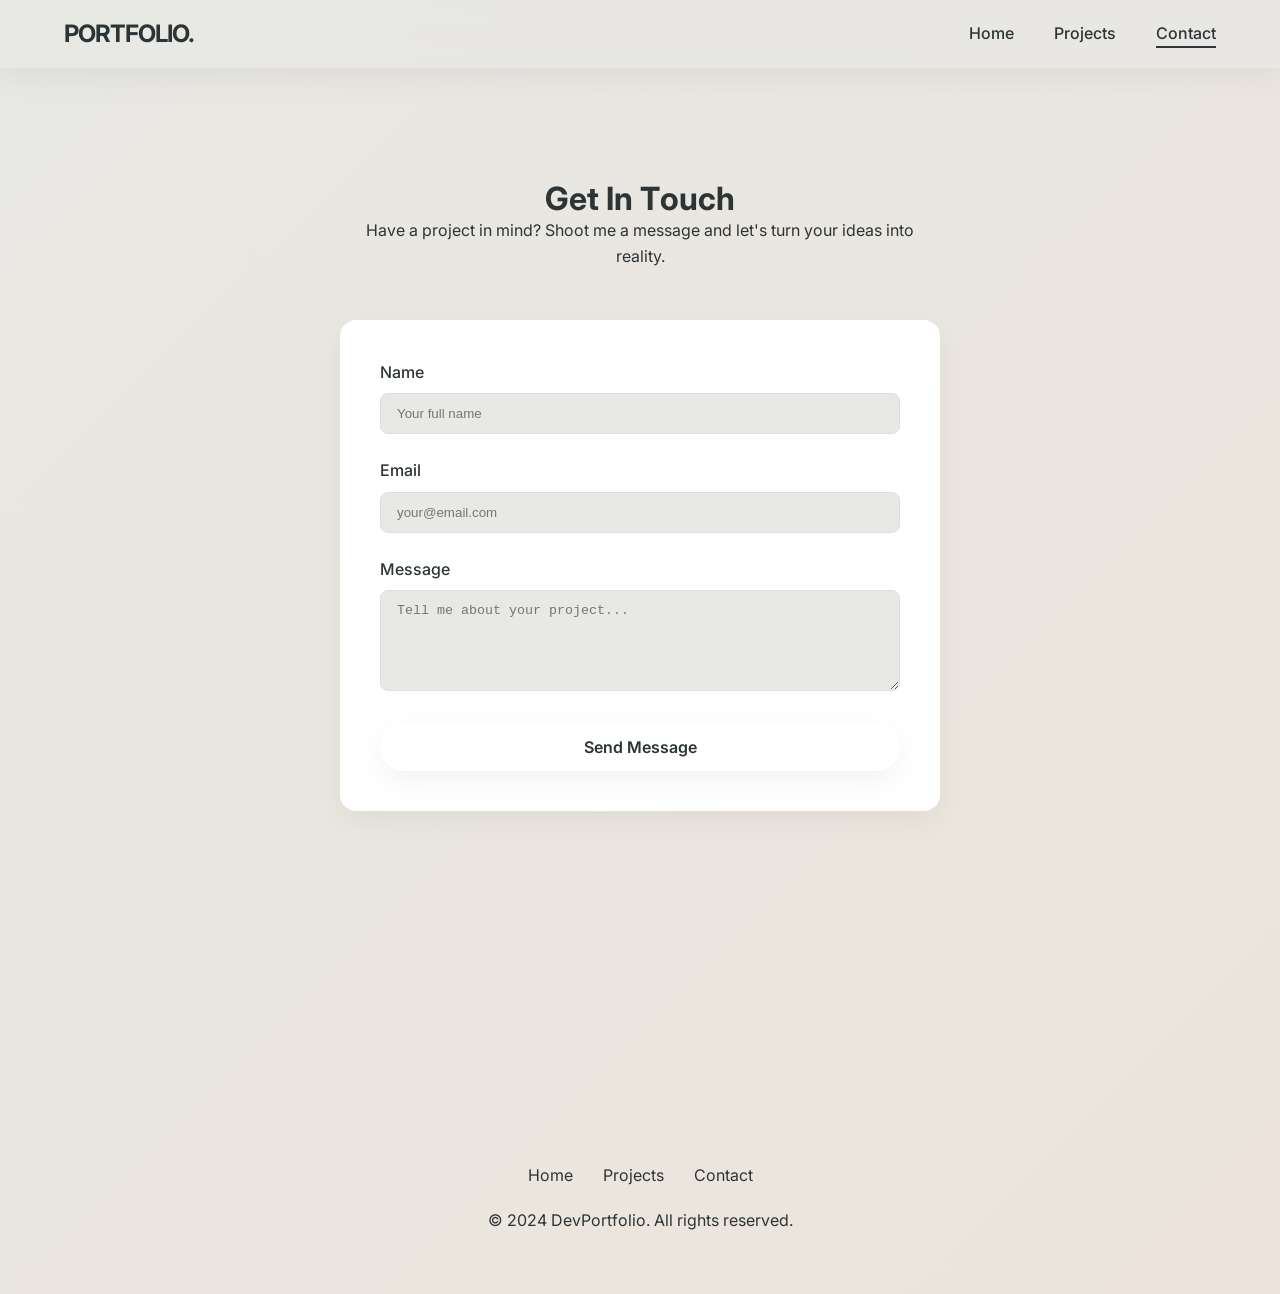
<file: contact.html>
<!DOCTYPE html>
<html lang="en">
<head>
    <meta charset="UTF-8">
    <meta name="viewport" content="width=device-width, initial-scale=1.0">
    <title>Contact Me | Let's Collaborate</title>
     <link rel="icon" type="image/png" href="images/project0.png">
    <link rel="stylesheet" href="css/base.css">
    <link rel="stylesheet" href="css/contact.css">
</head>
<body>
    <nav class="navbar scrolled" id="navbar">
        <div class="container nav-content">
            <a href="index.html" class="logo">PORTFOLIO.</a>
            <button class="hamburger" id="hamburger">
                <span></span>
                <span></span>
                <span></span>
            </button>
            <ul class="nav-links" id="nav-links">
                <div class="sidebar-close" id="sidebar-close">&times;</div>
                <li><a href="index.html" class="nav-link">Home</a></li>
                <li><a href="projects.html" class="nav-link">Projects</a></li>
                <li><a href="contact.html" class="nav-link active">Contact</a></li>
            </ul>
        </div>
    </nav>
    <div class="nav-overlay" id="nav-overlay"></div>

    <main class="section-padding" style="margin-top: 80px;">
        <div class="container">
            <div class="contact-container">
                <header style="text-align: center; margin-bottom: 50px;">
                    <h1 class="reveal-char observe-scroll">Get In Touch</h1>
                    <p class="blur-reveal observe-scroll stagger-2">Have a project in mind? Shoot me a message and let's turn your ideas into reality.</p>
                </header>

                <form
                    name="contact"
                    method="POST"
                    data-netlify="true"
                    action="/"
                    class="contact-form blur-reveal observe-scroll"
                    id="contact-form"
                >

                    <!-- Hidden input required for Netlify -->
                    <input type="hidden" name="form-name" value="contact">

                    <div class="form-group stagger-1">
                        <label for="name">Name</label>
                        <input 
                            type="text" 
                            id="name" 
                            name="name" 
                            class="form-control" 
                            placeholder="Your full name" 
                            required
                        >
                    </div>

                    <div class="form-group stagger-2">
                        <label for="email">Email</label>
                        <input 
                            type="email" 
                            id="email" 
                            name="email" 
                            class="form-control" 
                            placeholder="your@email.com" 
                            required
                        >
                    </div>

                    <div class="form-group stagger-3">
                        <label for="message">Message</label>
                        <textarea 
                            id="message" 
                            name="message" 
                            class="form-control" 
                            rows="5" 
                            placeholder="Tell me about your project..." 
                            required
                        ></textarea>
                    </div>

                    <button 
                        type="submit" 
                        class="btn" 
                        style="width: 100%;"
                    >
                        Send Message
                    </button>

                </form>

                <div style="margin-top: 60px; text-align: center;" class="blur-reveal observe-scroll stagger-4">
                    <p style="font-weight: 600; margin-bottom: 10px;">Alternatively, reach out at:</p>
                    <a href="mailto:hello@devportfolio.com" style="font-size: 1.2rem; color: var(--text-muted);">hello@serverflow.agency</a>
                    
                    <div style="margin-top: 30px; display: flex; justify-content: center; gap: 20px;">
                        <a href="https://www.linkedin.com/company/117044696" class="nav-link">LinkedIn</a>
                        <a href="https://github.com/samer-shaikh" class="nav-link">GitHub</a>
                    </div>
                </div>
            </div>
        </div>
    </main>

    <footer>
        <div class="container">
            <div class="footer-links">
                <a href="index.html">Home</a>
                <a href="projects.html">Projects</a>
                <a href="contact.html">Contact</a>
            </div>
            <p>&copy; 2024 DevPortfolio. All rights reserved.</p>
        </div>
    </footer>

    <script src="js/main.js"></script>
    <script src="js/contact.js"></script>
</body>
</html>
</file>
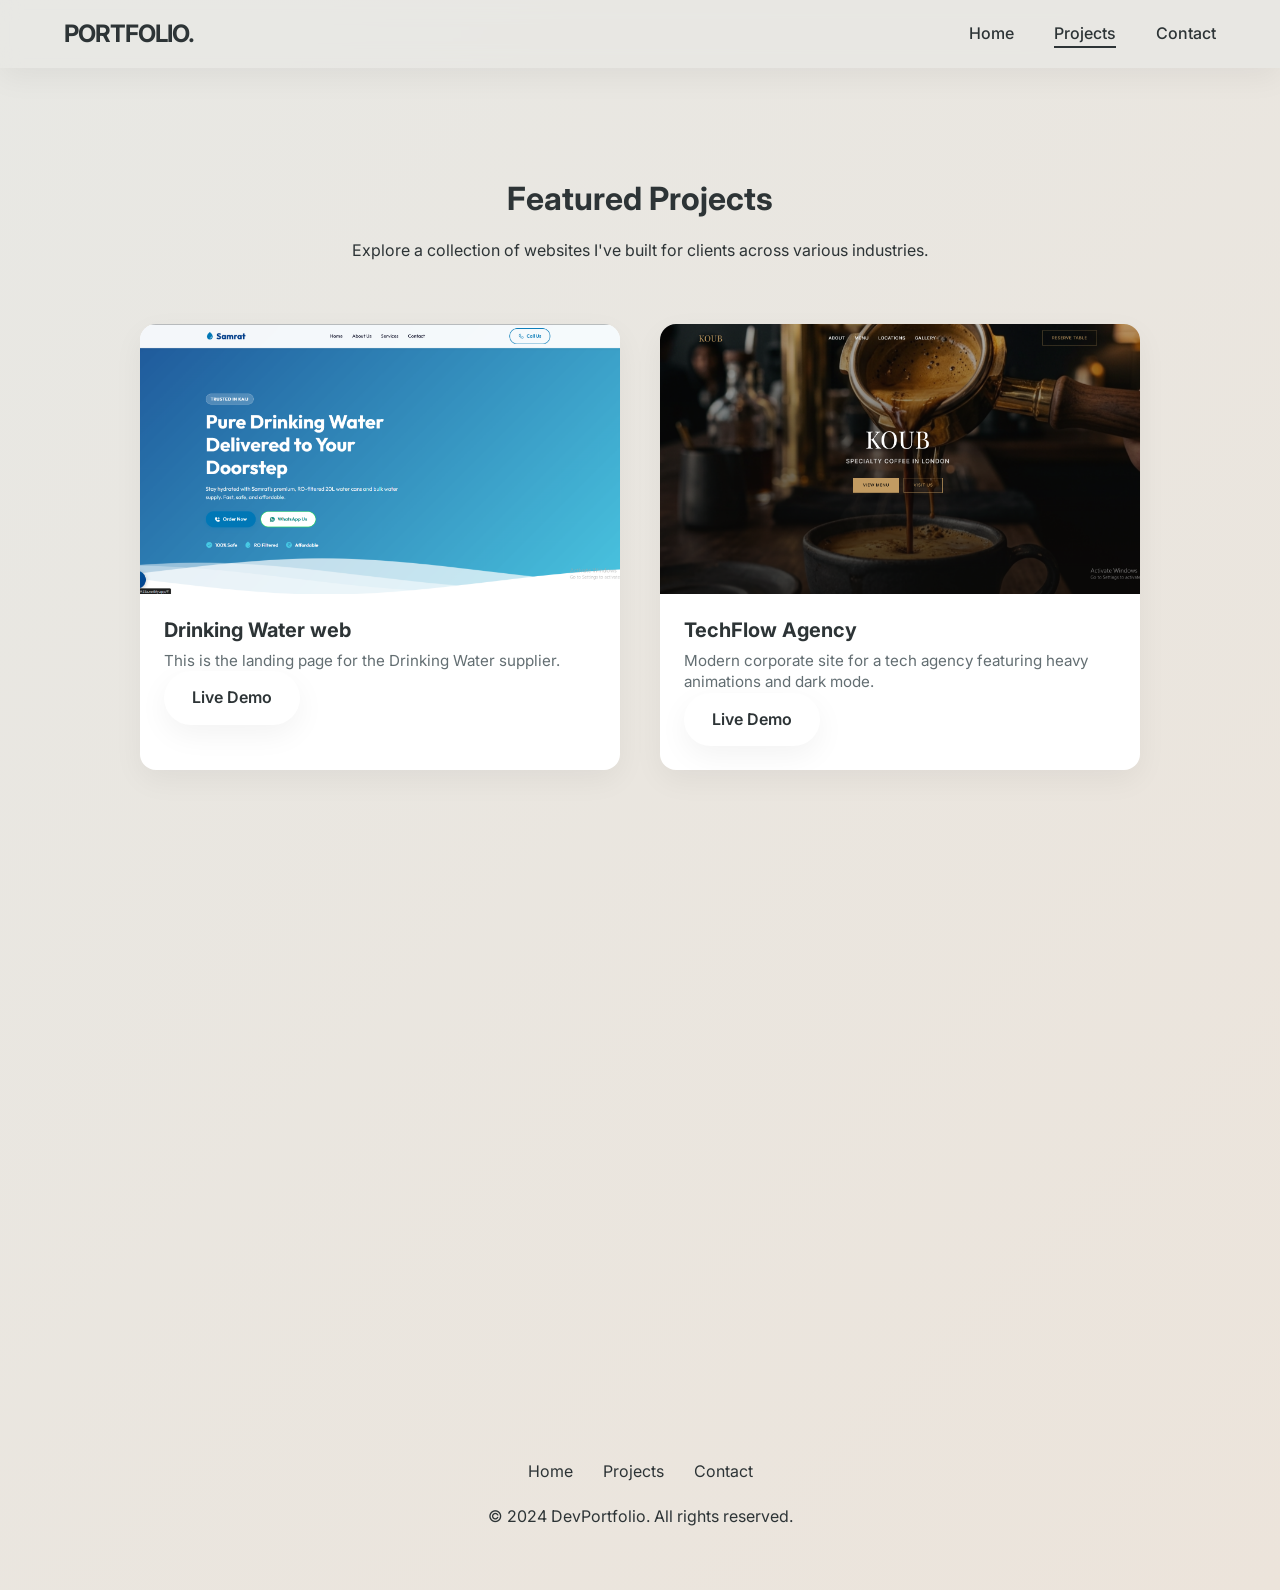
<file: projects.html>
<!DOCTYPE html>
<html lang="en">
<head>
    <meta charset="UTF-8">
    <meta name="viewport" content="width=device-width, initial-scale=1.0">
    <title>Projects | Showcase of My Work</title>
     <link rel="icon" type="image/png" href="images/project0.png">
    <link rel="stylesheet" href="css/base.css">
    <link rel="stylesheet" href="css/projects.css">
</head>
<body>
    <nav class="navbar scrolled" id="navbar">
        <div class="container nav-content">
            <a href="index.html" class="logo">PORTFOLIO.</a>
            <button class="hamburger" id="hamburger">
                <span></span>
                <span></span>
                <span></span>
            </button>
            <ul class="nav-links" id="nav-links">
                <div class="sidebar-close" id="sidebar-close">&times;</div>
                <li><a href="index.html" class="nav-link">Home</a></li>
                <li><a href="projects.html" class="nav-link active">Projects</a></li>
                <li><a href="contact.html" class="nav-link">Contact</a></li>
            </ul>
        </div>
    </nav>
    <div class="nav-overlay" id="nav-overlay"></div>

    <main class="section-padding" style="margin-top: 80px;">
        <div class="container">
            <header style="text-align: center; margin-bottom: 60px;">
                <h1 class="reveal-char observe-scroll">Featured Projects</h1>
                <p class="blur-reveal observe-scroll stagger-2" style="max-width: 600px; margin: 20px auto 0;">Explore a collection of websites I've built for clients across various industries.</p>
            </header>

            <div class="project-grid">
                <!-- Project 1 -->
                <article class="project-card observe-scroll stagger-1">
                    <div class="project-image">
                        <!-- Replace this with your project image -->
                        <img src="images/project1.png" alt="E-Commerce Solutions">
                    </div>
                    <div class="project-info">
                        <h3 class="project-title">Drinking Water web</h3>
                        <p class="project-desc">This is the landing page for the Drinking Water supplier.</p>
                        <!-- Replace # with your demo website link -->
                        <a href="https://dancing-ganache-69433a.netlify.app" class="btn demo-btn">Live Demo</a>
                    </div>
                </article>

                <!-- Project 2 -->
                <article class="project-card observe-scroll stagger-2">
                    <div class="project-image">
                        <!-- Replace this with your project image -->
                        <img src="images/project2.png" alt="Corporate Website">
                    </div>
                    <div class="project-info">
                        <h3 class="project-title">TechFlow Agency</h3>
                        <p class="project-desc">Modern corporate site for a tech agency featuring heavy animations and dark mode.</p>
                        <!-- Replace # with your demo website link -->
                        <a href="#" class="btn demo-btn">Live Demo</a>
                    </div>
                </article>

                <!-- Project 3 -->
                <article class="project-card observe-scroll stagger-3">
                    <div class="project-image">
                        <!-- Replace this with your project image -->
                        <img src="images/project3.png" alt="Portfolio Website">
                    </div>
                    <div class="project-info">
                        <h3 class="project-title">Eighty Six Restaurant & Bar</h3>
                        <p class="project-desc">Luxury restaurant and cocktail bar website designed with cinematic visuals, warm ambient aesthetics, elegant typography, and a premium fine-dining experience focused on reservations and brand storytelling.</p>
                        <!-- Replace # with your demo website link -->
                        <a href="#" class="btn demo-btn">Live Demo</a>
                    </div>
                </article>

                <!-- Project 4 -->
                <article class="project-card observe-scroll stagger-1">
                    <div class="project-image">
                        <!-- Replace this with your project image -->
                        <img src="images/project4.png" alt="SaaS App">
                    </div>
                    <div class="project-info">
                        <h3 class="project-title">L'Essence Fine Dining</h3>
                        <p class="project-desc">Premium fine dining experience website crafted with cinematic animations, elegant layouts, and luxury aesthetics.</p>
                        <!-- Replace # with your demo website link -->
                        <a href="#" class="btn demo-btn">Live Demo</a>
                    </div>
                </article>
            </div>
        </div>
    </main>

    <footer>
        <div class="container">
            <div class="footer-links">
                <a href="index.html">Home</a>
                <a href="projects.html">Projects</a>
                <a href="contact.html">Contact</a>
            </div>
            <p>&copy; 2024 DevPortfolio. All rights reserved.</p>
        </div>
    </footer>

    <script src="js/main.js"></script>
</body>
</html>
</file>
<file: css/base.css>
@import url('https://fonts.googleapis.com/css2?family=Inter:wght@300;400;500;600;700&display=swap');

:root {
    --bg-primary: #E8E8E4;
    --bg-secondary: #ECE4DB;
    --accent: #D8E2DC;
    --brand-blue: #0015ff;
    --text-main: #2D3436;
    --text-muted: #636E72;
    --white: #FFFFFF;
    --radius-sm: 8px;
    --radius-md: 16px;
    --radius-lg: 32px;
    --shadow-soft: 0 10px 30px rgba(0, 0, 0, 0.05);
    --transition-smooth: all 0.4s cubic-bezier(0.4, 0, 0.2, 1);
}

* {
    margin: 0;
    padding: 0;
    box-sizing: border-box;
    -webkit-tap-highlight-color: transparent;
}

html, body {
    width: 100%;
    margin: 0;
    padding: 0;
    overflow-x: hidden;
    position: relative;
}

body {
    font-family: 'Inter', sans-serif;
    background: linear-gradient(135deg, var(--bg-primary) 0%, var(--bg-secondary) 100%);
    color: var(--text-main);
    line-height: 1.6;
    overscroll-behavior-x: none;
    min-height: 100vh;
    -ms-overflow-style: none;
    scrollbar-width: none;
}

/* Hide scrollbar for Chrome, Safari and Opera */
body::-webkit-scrollbar {
    display: none;
}

h1, h2, h3, h4 {
    font-weight: 700;
    line-height: 1.2;
}

a {
    text-decoration: none;
    color: inherit;
    transition: var(--transition-smooth);
}

ul {
    list-style: none;
}

button {
    cursor: pointer;
    border: none;
    outline: none;
    font-family: inherit;
}

.container {
    width: 100%;
    max-width: 1200px;
    margin: 0 auto;
    padding: 0 24px;
}

.section-padding {
    padding: 100px 0;
}

@media (max-width: 768px) {
    .section-padding {
        padding: 60px 0;
    }
}

/* Navbar */
.navbar {
    position: fixed;
    top: 0;
    left: 0;
    width: 100%;
    z-index: 1000;
    padding: 20px 0;
    transition: var(--transition-smooth);
}

.navbar.scrolled {
    background: rgba(232, 232, 228, 0.8);
    backdrop-filter: blur(10px);
    padding: 15px 0;
    box-shadow: var(--shadow-soft);
}

.nav-content {
    display: flex;
    justify-content: space-between;
    align-items: center;
}

.logo {
    font-size: 1.5rem;
    font-weight: 700;
    letter-spacing: -1px;
}

.nav-links {
    display: flex;
    gap: 40px;
}

.nav-link {
    font-weight: 500;
    position: relative;
    padding: 5px 0;
}

.nav-link::after {
    content: '';
    position: absolute;
    bottom: 0;
    left: 0;
    width: 0;
    height: 2px;
    background: var(--text-main);
    transition: var(--transition-smooth);
}

.nav-link:hover::after,
.nav-link.active::after {
    width: 100%;
}

.sidebar-close {
    display: none;
}

.hamburger {
    display: none;
    flex-direction: column;
    gap: 6px;
    width: 30px;
    background: none;
}

.hamburger span {
    display: block;
    width: 100%;
    height: 2px;
    background: var(--text-main);
    transition: var(--transition-smooth);
}

@media (max-width: 768px) {
    .hamburger { display: flex; }
    .nav-links {
        position: fixed; top: 0; right: -100%; height: 100vh; width: 80%;
        background: var(--bg-secondary); flex-direction: column;
        justify-content: center; align-items: center; gap: 30px;
        transition: var(--transition-smooth);
        box-shadow: -10px 0 30px rgba(0, 0, 0, 0.05);
        z-index: 1001;
    }
    
    .sidebar-close {
        position: absolute;
        top: 30px;
        right: 30px;
        font-size: 2rem;
        cursor: pointer;
        display: block;
        opacity: 0.6;
    }

    .nav-links.open { right: 0; }
    
    .nav-overlay {
        position: fixed;
        top: 0; left: 0; width: 100%; height: 100vh;
        background: rgba(0,0,0,0.1);
        backdrop-filter: blur(4px);
        opacity: 0; pointer-events: none;
        transition: var(--transition-smooth);
        z-index: 998;
    }
    .nav-overlay.active { opacity: 1; pointer-events: auto; }

    .hamburger.open span:nth-child(1) { transform: translateY(8px) rotate(45deg); }
    .hamburger.open span:nth-child(2) { opacity: 0; }
    .hamburger.open span:nth-child(3) { transform: translateY(-8px) rotate(-45deg); }
}

/* Global Buttons */
.btn {
    padding: 14px 28px;
    font-size: 1rem;
    font-weight: 600;
    border-radius: var(--radius-lg);
    display: inline-flex;
    align-items: center;
    justify-content: center;
    transition: var(--transition-smooth);
    background: var(--white);
    color: var(--text-main);
    box-shadow: var(--shadow-soft);
}

@media (max-width: 480px) {
    .btn {
        width: 100%;
        padding: 16px;
    }
}

.btn:hover {
    transform: scale(1.05);
    box-shadow: 0 15px 40px rgba(0, 0, 0, 0.1);
}

.btn-dark { background: var(--text-main); color: var(--white); }
.btn-accent { background: var(--brand-blue); color: var(--white); }

/* Scroll Animations */
.reveal-char span { display: inline-block; opacity: 0; transform: translateY(20px); filter: blur(5px); transition: all 0.4s ease; }
.reveal-char.active span { opacity: 1; transform: translateY(0); filter: blur(0); }
.blur-reveal { filter: blur(10px); opacity: 0; transition: filter 1s ease, opacity 1s ease; }
.blur-reveal.active { filter: blur(0); opacity: 1; }

.stagger-1 { transition-delay: 0.1s; }
.stagger-2 { transition-delay: 0.2s; }
.stagger-3 { transition-delay: 0.3s; }

footer { padding: 60px 0; background: transparent; text-align: center; }
.footer-links { margin-bottom: 20px; display: flex; justify-content: center; gap: 30px; flex-wrap: wrap; }
</file>
<file: css/contact.css>
.contact-container {
    max-width: 600px;
    margin: 0 auto;
}

.contact-form {
    background: var(--white);
    padding: 40px;
    border-radius: var(--radius-md);
    box-shadow: var(--shadow-soft);
}

.form-group {
    margin-bottom: 24px;
}

.form-group label {
    display: block;
    margin-bottom: 8px;
    font-weight: 500;
}

.form-control {
    width: 100%;
    padding: 12px 16px;
    border: 1px solid var(--accent);
    border-radius: var(--radius-sm);
    background: var(--bg-primary);
    transition: var(--transition-smooth);
}

.form-control:focus {
    outline: none;
    border-color: var(--brand-blue);
    box-shadow: 0 0 15px rgba(0, 21, 255, 0.1);
}
</file>
<file: css/projects.css>
.section-header {
    text-align: center;
    margin-bottom: 60px;
}

.section-title {
    font-size: clamp(2rem, 5vw, 3.5rem);
    margin-bottom: 16px;
    letter-spacing: -1px;
}

.section-subtitle {
    font-size: 1.1rem;
    color: var(--text-muted);
    max-width: 600px;
    margin: 0 auto;
}

.project-highlights-grid,
.project-grid {
    display: grid;
    grid-template-columns: 1fr;
    gap: 20px;
    max-width: 1000px;
    margin: 0 auto;
}

@media (min-width: 768px) {
    .project-highlights-grid,
    .project-grid {
        grid-template-columns: repeat(2, 1fr);
        gap: 40px;
    }
}

.project-box,
.project-card {
    background: var(--white);
    border-radius: var(--radius-md);
    overflow: hidden;
    box-shadow: var(--shadow-soft);
    opacity: 0;
    transition: transform 0.8s cubic-bezier(0.2, 1, 0.3, 1), opacity 0.8s ease;
}

.project-box:nth-child(odd),
.project-card:nth-child(odd) {
    transform: translateX(-40px);
}

.project-box:nth-child(even),
.project-card:nth-child(even) {
    transform: translateX(40px);
}
/* Side slides stay on mobile too */

.project-box.active,
.project-card.active {
    opacity: 1;
    transform: translateX(0) !important;
}

.project-box-img,
.project-image {
    width: 100%;
    aspect-ratio: 16/9;
    position: relative;
    overflow: hidden;
    background: var(--bg-secondary);
}

.project-box-img img,
.project-image img {
    width: 100%;
    height: 100%;
    object-fit: cover;
    transition: var(--transition-smooth);
}

.project-overlay {
    position: absolute;
    top: 0; left: 0; width: 100%; height: 100%;
    background: rgba(0, 21, 255, 0.1); backdrop-filter: blur(5px);
    display: flex; align-items: center; justify-content: center;
    opacity: 0; transition: var(--transition-smooth);
}

.project-box:hover .project-overlay,
.project-card:hover .project-overlay {
    opacity: 1;
}

.project-box:hover .project-box-img img,
.project-card:hover .project-image img {
    transform: scale(1.08);
}

.project-box-info,
.project-info {
    padding: 15px;
}

.project-box-info h3,
.project-title {
    font-size: 1rem;
    margin-bottom: 4px;
}

.project-box-info p,
.project-desc {
    display: -webkit-box;
    -webkit-line-clamp: 2;
    line-clamp: 2;
    -webkit-box-orient: vertical;
    overflow: hidden;
    color: var(--text-muted);
    font-size: 0.8rem;
    line-height: 1.4;
}

@media (min-width: 768px) {
    .project-box-info,
    .project-info { padding: 24px; }
    .project-box-info h3,
    .project-title { font-size: 1.25rem; margin-bottom: 8px; }
    .project-box-info p,
    .project-desc { font-size: 0.95rem; -webkit-line-clamp: initial; line-clamp: initial; display: block; }
}
</file>
